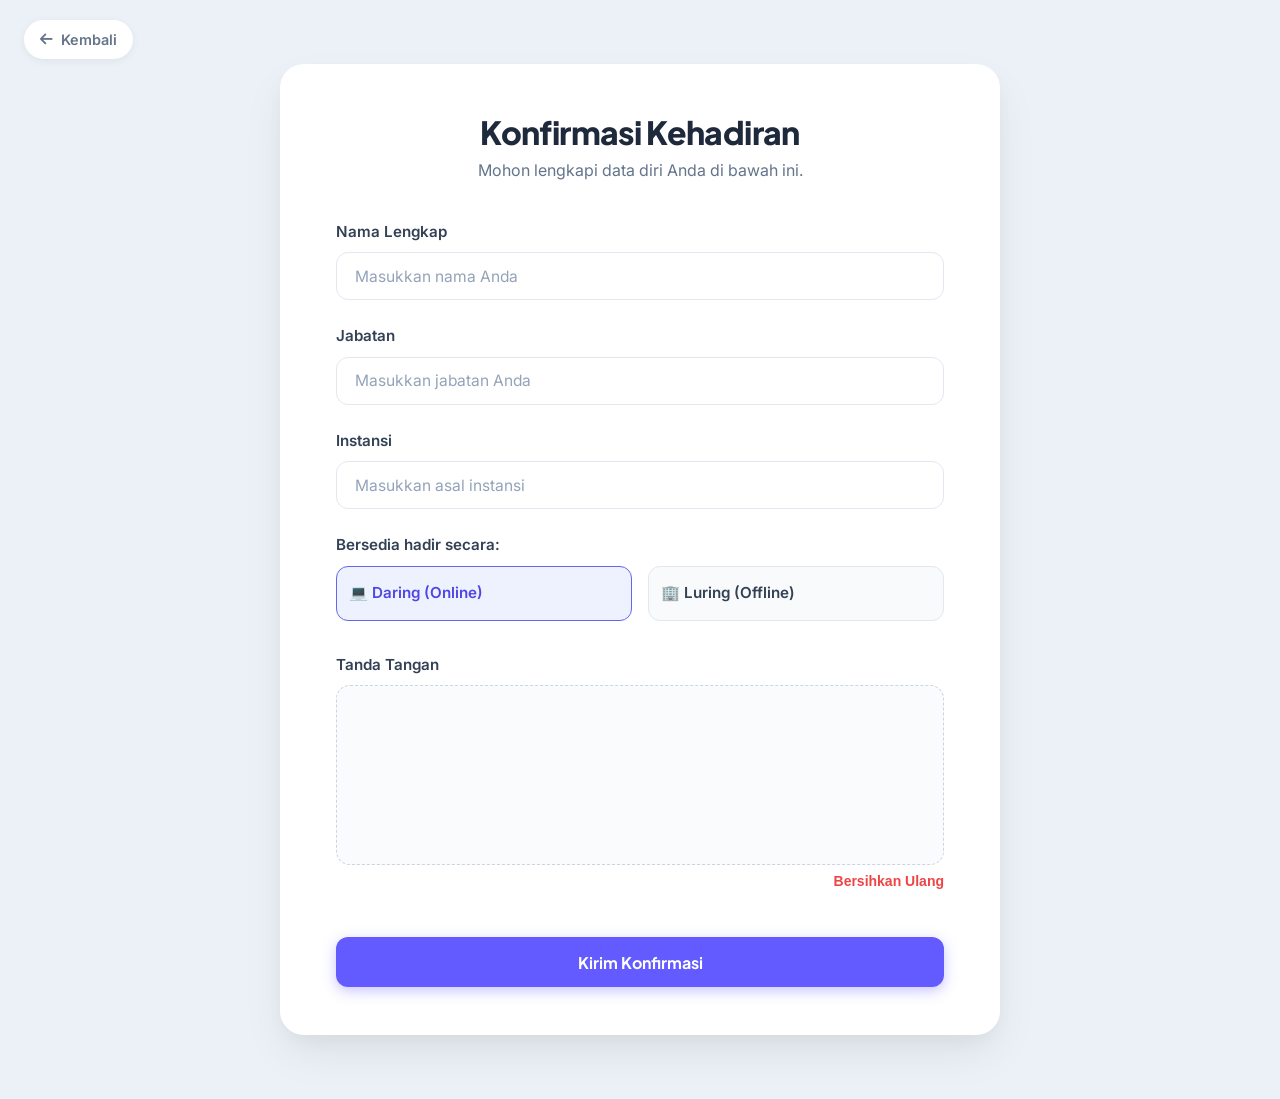
<file: forms/konfirmasi.html>
<!DOCTYPE html>
<html lang="id">

<head>
  <meta charset="UTF-8">
  <meta name="viewport" content="width=device-width, initial-scale=1.0">
  <title>Konfirmasi Kehadiran - Konsensus KKNI</title>
  <link rel="stylesheet" href="https://cdnjs.cloudflare.com/ajax/libs/font-awesome/6.4.0/css/all.min.css">
  <link rel="stylesheet" href="../css/app.css">
  <style>
    body {
      background: #EBF1F6;
      min-height: 100vh;
      display: flex;
      flex-direction: column;
      align-items: center;
      justify-content: center;
      padding: 2rem 1rem;
      font-family: var(--font-body);
      color: #334155;
    }

    .top-nav {
      position: absolute;
      top: 1.25rem;
      left: 1.5rem;
    }

    .btn-back {
      display: inline-flex;
      align-items: center;
      gap: 0.5rem;
      color: #64748B;
      font-weight: 600;
      font-size: 0.9rem;
      text-decoration: none;
      padding: 0.5rem 1rem;
      background: #FFFFFF;
      border-radius: 9999px;
      box-shadow: 0 2px 8px rgba(0, 0, 0, 0.06);
      transition: all 0.2s ease;
    }

    .btn-back:hover {
      color: #1E293B;
      transform: translateY(-1px);
      box-shadow: 0 4px 12px rgba(0, 0, 0, 0.1);
    }

    .card-konfirmasi {
      width: 100%;
      max-width: 720px;
      background: #FFFFFF;
      border-radius: 24px;
      padding: 3rem 3.5rem;
      box-shadow: 0 20px 45px -5px rgba(0, 0, 0, 0.08), 0 8px 20px -4px rgba(0, 0, 0, 0.04);
      margin: 2rem auto;
    }

    .card-header {
      text-align: center;
      margin-bottom: 2.25rem;
    }

    .card-title {
      font-family: var(--font-heading);
      font-size: 2rem;
      font-weight: 800;
      color: #1E293B;
      margin-bottom: 0.4rem;
      letter-spacing: -0.02em;
    }

    .card-subtitle {
      font-size: 1rem;
      color: #64748B;
    }

    .form-group-item {
      margin-bottom: 1.5rem;
    }

    .form-group-item label {
      display: block;
      font-size: 0.95rem;
      font-weight: 600;
      color: #334155;
      margin-bottom: 0.5rem;
    }

    .input-custom {
      width: 100%;
      padding: 0.85rem 1.1rem;
      font-family: var(--font-body);
      font-size: 0.975rem;
      color: #0F172A;
      background-color: #FFFFFF;
      border: 1px solid #E2E8F0;
      border-radius: 12px;
      outline: none;
      transition: all 0.2s ease;
    }

    .input-custom::placeholder {
      color: #94A3B8;
    }

    .input-custom:focus {
      border-color: #6366F1;
      box-shadow: 0 0 0 3px rgba(99, 102, 241, 0.15);
    }

    /* Mode Hadir Option Pills */
    .mode-options-grid {
      display: grid;
      grid-template-columns: 1fr 1fr;
      gap: 1rem;
    }

    .mode-pill-label {
      position: relative;
      display: flex;
      align-items: center;
      justify-content: center;
      gap: 0.5rem;
      padding: 0.9rem 0.75rem;
      background: #F8FAFC;
      border: 1.5px solid #E2E8F0;
      border-radius: 12px;
      cursor: pointer;
      font-size: 0.95rem;
      font-weight: 600;
      color: #475569;
      transition: all 0.2s ease;
      user-select: none;
    }

    .mode-pill-label * {
      pointer-events: none;
    }

    .mode-pill-label input[type="radio"] {
      position: absolute;
      opacity: 0;
      width: 1px;
      height: 1px;
      pointer-events: none;
    }

    .mode-pill-label:hover {
      border-color: #CBD5E1;
      background: #F1F5F9;
    }

    .mode-pill-label.active {
      background: #EEF2FF;
      border-color: #6366F1;
      color: #4F46E5;
    }

    /* Signature Box */
    .signature-box {
      border: 1.5px dashed #CBD5E1;
      border-radius: 14px;
      background: #FAFBFD;
      position: relative;
      overflow: hidden;
      height: 180px;
    }

    canvas#sigCanvas {
      display: block;
      width: 100%;
      height: 100%;
      background: transparent;
      touch-action: none;
      cursor: crosshair;
    }

    .signature-footer {
      display: flex;
      justify-content: flex-end;
      margin-top: 0.5rem;
    }

    .btn-clear-sig {
      background: none;
      border: none;
      color: #EF4444;
      font-size: 0.875rem;
      font-weight: 600;
      cursor: pointer;
      padding: 0;
      transition: color 0.15s ease;
    }

    .btn-clear-sig:hover {
      color: #DC2626;
      text-decoration: underline;
    }

    /* Submit Button */
    .btn-submit-main {
      width: 100%;
      padding: 0.9rem 1.5rem;
      background: #635BFF;
      color: #FFFFFF;
      border: none;
      border-radius: 12px;
      font-family: var(--font-heading);
      font-size: 1rem;
      font-weight: 700;
      cursor: pointer;
      margin-top: 1.5rem;
      box-shadow: 0 4px 14px rgba(99, 91, 255, 0.35);
      transition: all 0.2s ease;
    }

    .btn-submit-main:hover {
      background: #4F46E5;
      transform: translateY(-1px);
      box-shadow: 0 6px 18px rgba(99, 91, 255, 0.45);
    }

    .btn-submit-main:active {
      transform: translateY(0);
    }

    @media (max-width: 576px) {
      .card-konfirmasi {
        padding: 2rem 1.5rem;
        border-radius: 18px;
      }

      .card-title {
        font-size: 1.5rem;
      }
    }
  </style>
</head>

<body>

  <!-- Top back navigation -->
  <div class="top-nav">
    <a href="../index.html" class="btn-back">
      <i class="fa-solid fa-arrow-left"></i> Kembali
    </a>
  </div>

  <main class="card-konfirmasi">

    <!-- Card Header -->
    <div class="card-header">
      <h1 class="card-title">Konfirmasi Kehadiran</h1>
      <p class="card-subtitle">Mohon lengkapi data diri Anda di bawah ini.</p>
    </div>

    <!-- Form -->
    <form id="formKonfirmasi" novalidate>

      <!-- Nama Lengkap -->
      <div class="form-group-item">
        <label for="namaLengkap">Nama Lengkap</label>
        <input type="text" id="namaLengkap" class="input-custom" placeholder="Masukkan nama Anda" required>
      </div>

      <!-- Jabatan -->
      <div class="form-group-item">
        <label for="jabatan">Jabatan</label>
        <input type="text" id="jabatan" class="input-custom" placeholder="Masukkan jabatan Anda" required>
      </div>

      <!-- Instansi -->
      <div class="form-group-item">
        <label for="instansi">Instansi</label>
        <input type="text" id="instansi" class="input-custom" placeholder="Masukkan asal instansi" required>
      </div>

      <!-- Mode Hadir -->
      <div class="form-group-item">
        <label>Bersedia hadir secara:</label>
        <div class="mode-options-grid">
          <label class="mode-pill-label active" id="labelDaring">
            <input type="radio" name="modeHadir" value="Daring (Online)" checked>
            <span>💻 Daring (Online)</span>
          </label>
          <label class="mode-pill-label" id="labelLuring">
            <input type="radio" name="modeHadir" value="Luring (Offline)">
            <span>🏢 Luring (Offline)</span>
          </label>
        </div>
      </div>

      <!-- Tanda Tangan -->
      <div class="form-group-item">
        <label>Tanda Tangan</label>
        <div class="signature-box">
          <canvas id="sigCanvas" width="650" height="180"></canvas>
        </div>
        <div class="signature-footer">
          <button type="button" id="btnClearSig" class="btn-clear-sig">Bersihkan Ulang</button>
        </div>
      </div>

      <!-- Submit Button -->
      <button type="submit" class="btn-submit-main">Kirim Konfirmasi</button>

    </form>

    <!-- Success View -->
    <div id="suksesBox" style="display: none; text-align: center; padding: 1.5rem 0;">
      <div
        style="width: 64px; height: 64px; background: #EEF2FF; color: #635BFF; border-radius: 50%; display: flex; align-items: center; justify-content: center; font-size: 2rem; margin: 0 auto 1rem auto;">
        <i class="fa-solid fa-circle-check"></i>
      </div>
      <h2 style="font-size: 1.5rem; font-weight: 800; color: #1E293B; margin-bottom: 0.35rem;">Konfirmasi Berhasil!</h2>
      <p style="color: #64748B; font-size: 0.95rem; margin-bottom: 1.5rem;">Terima kasih. Data konfirmasi kehadiran Anda
        telah tersimpan di sistem.</p>

      <div
        style="background: #F8FAFC; border: 1px dashed #CBD5E1; border-radius: 12px; padding: 1rem 1.25rem; margin-bottom: 1.75rem; text-align: left;">
        <div style="display: flex; justify-content: space-between; font-size: 0.875rem; margin-bottom: 0.4rem;">
          <span style="color: #64748B;">No. Registrasi:</span>
          <strong style="color: #4F46E5;" id="refCode">REG-KKNI-1001</strong>
        </div>
        <div style="display: flex; justify-content: space-between; font-size: 0.875rem; margin-bottom: 0.4rem;">
          <span style="color: #64748B;">Nama:</span>
          <strong style="color: #1E293B;" id="refNama">-</strong>
        </div>
        <div style="display: flex; justify-content: space-between; font-size: 0.875rem;">
          <span style="color: #64748B;">Kehadiran:</span>
          <span style="font-weight: 600; color: #10B981;" id="refMode">Daring (Online)</span>
        </div>
      </div>

      <div style="display: flex; gap: 0.75rem; justify-content: center;">
        <a href="../index.html" class="btn-submit-main"
          style="display: inline-block; text-decoration: none; padding: 0.75rem 1.25rem; font-size: 0.9rem; margin-top: 0; width: auto;">
          <i class="fa-solid fa-house"></i> Kembali ke Beranda
        </a>
        <button type="button" onclick="location.reload();" class="btn-back"
          style="padding: 0.75rem 1.25rem; font-size: 0.9rem;">
          <i class="fa-solid fa-rotate-right"></i> Isi Lagi
        </button>
      </div>
    </div>

  </main>

  <div class="toast-container" id="toastWrap"></div>

  <script src="../js/konfirmasi.js?v=2.0"></script>
</body>

</html>
</file>
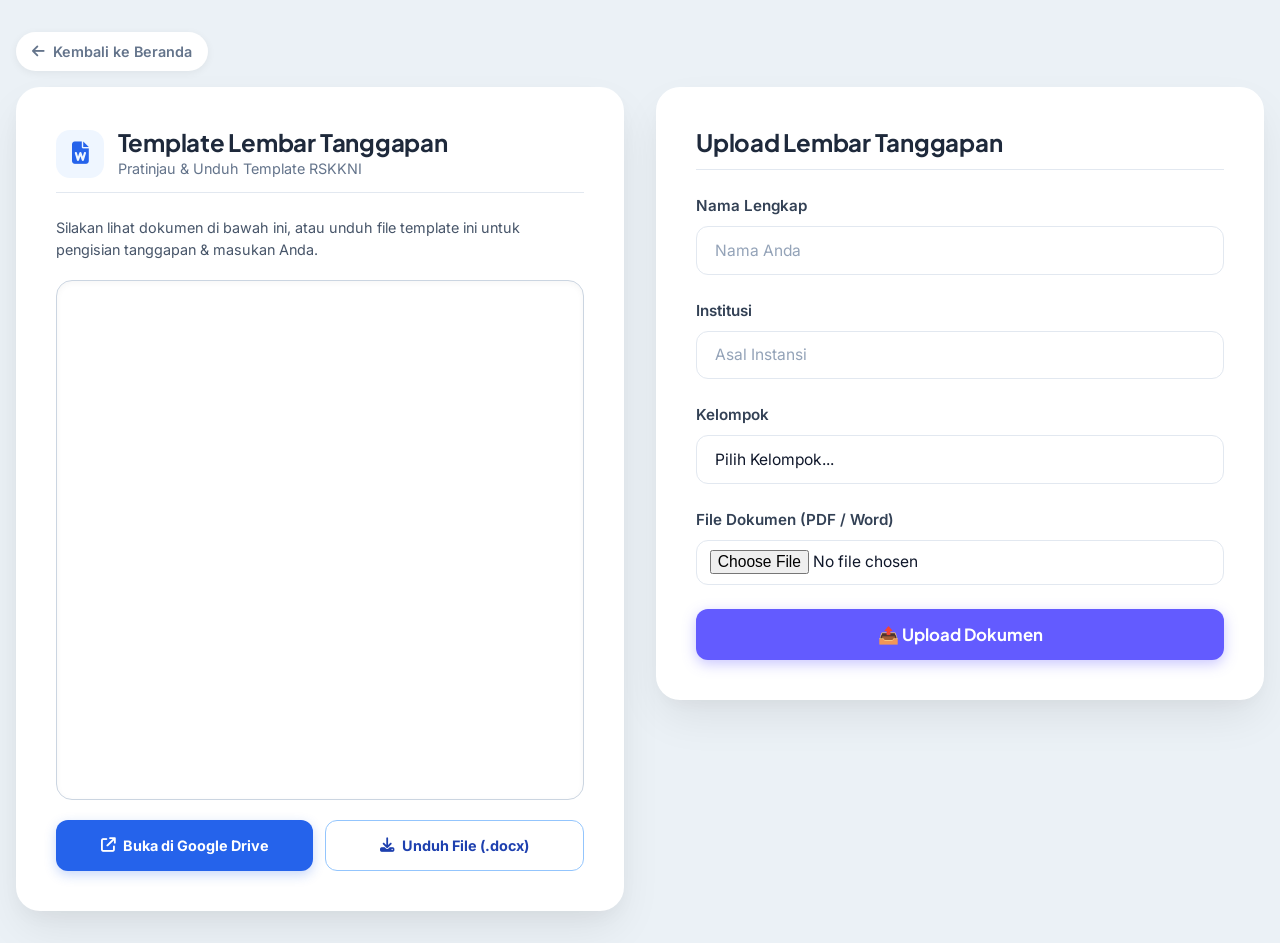
<file: forms/tanggapan.html>
<!DOCTYPE html>
<html lang="id">

<head>
  <meta charset="UTF-8">
  <meta name="viewport" content="width=device-width, initial-scale=1.0">
  <title>Form Lembar Tanggapan RSKKNI - Konsensus KKNI</title>
  <link rel="stylesheet" href="https://cdnjs.cloudflare.com/ajax/libs/font-awesome/6.4.0/css/all.min.css">
  <link rel="stylesheet" href="../css/app.css">

  <style>
    body {
      background: #EBF1F6;
      min-height: 100vh;
      display: flex;
      flex-direction: column;
      align-items: center;
      padding: 2rem 1rem;
      font-family: var(--font-body);
      color: #334155;
    }

    .top-nav {
      width: 100%;
      max-width: 1360px;
      margin-bottom: 1rem;
      display: flex;
      justify-content: flex-start;
    }

    .btn-back {
      display: inline-flex;
      align-items: center;
      gap: 0.5rem;
      color: #64748B;
      font-weight: 600;
      font-size: 0.9rem;
      text-decoration: none;
      padding: 0.5rem 1rem;
      background: #FFFFFF;
      border-radius: 9999px;
      box-shadow: 0 2px 8px rgba(0, 0, 0, 0.06);
      transition: all 0.2s ease;
    }

    .btn-back:hover {
      color: #1E293B;
      transform: translateY(-1px);
      box-shadow: 0 4px 12px rgba(0, 0, 0, 0.1);
    }

    /* 2-Column Grid Layout */
    .tanggapan-grid-container {
      width: 100%;
      max-width: 1360px;
      display: grid;
      grid-template-columns: 1fr 1fr;
      gap: 2rem;
      align-items: start;
    }

    .card-column {
      background: #FFFFFF;
      border-radius: 24px;
      padding: 2.5rem;
      box-shadow: 0 20px 45px -5px rgba(0, 0, 0, 0.08), 0 8px 20px -4px rgba(0, 0, 0, 0.04);
      box-sizing: border-box;
    }

    .card-column-header {
      margin-bottom: 1.5rem;
      padding-bottom: 0.75rem;
      border-bottom: 1px solid #E2E8F0;
    }

    .header-icon-title {
      display: flex;
      align-items: center;
      gap: 0.85rem;
    }

    .header-icon-badge {
      width: 48px;
      height: 48px;
      border-radius: 14px;
      display: flex;
      align-items: center;
      justify-content: center;
      font-size: 1.4rem;
      flex-shrink: 0;
      background: #EFF6FF;
      color: #2563EB;
    }

    .card-title {
      font-family: var(--font-heading);
      font-size: 1.5rem;
      font-weight: 700;
      color: #1E293B;
      margin: 0;
      letter-spacing: -0.01em;
    }

    .card-subtitle {
      font-size: 0.9rem;
      color: #64748B;
      margin: 0;
    }

    /* Embedded Template Frame */
    .template-intro {
      font-size: 0.9rem;
      color: #475569;
      line-height: 1.5;
      margin-bottom: 1.25rem;
    }

    .template-iframe-wrapper {
      width: 100%;
      height: 520px;
      border-radius: 16px;
      overflow: hidden;
      border: 1.5px solid #CBD5E1;
      background: #FFFFFF;
      margin-bottom: 1.25rem;
      box-shadow: inset 0 2px 6px rgba(0, 0, 0, 0.04);
    }

    .template-iframe {
      width: 100%;
      height: 100%;
      border: none;
    }

    .template-actions {
      display: flex;
      flex-wrap: wrap;
      gap: 0.75rem;
    }

    .btn-template-gdocs {
      flex: 1;
      display: inline-flex;
      align-items: center;
      justify-content: center;
      gap: 0.5rem;
      padding: 0.8rem 1.25rem;
      background: #2563EB;
      color: #FFFFFF;
      border-radius: 12px;
      font-weight: 700;
      font-size: 0.9rem;
      text-decoration: none;
      transition: all 0.2s ease;
      box-shadow: 0 4px 12px rgba(37, 99, 235, 0.25);
    }

    .btn-template-gdocs:hover {
      background: #1D4ED8;
      transform: translateY(-1px);
    }

    .btn-template-download {
      flex: 1;
      display: inline-flex;
      align-items: center;
      justify-content: center;
      gap: 0.5rem;
      padding: 0.8rem 1.25rem;
      background: #FFFFFF;
      color: #1E40AF;
      border: 1.5px solid #93C5FD;
      border-radius: 12px;
      font-weight: 700;
      font-size: 0.9rem;
      text-decoration: none;
      transition: all 0.2s ease;
    }

    .btn-template-download:hover {
      background: #F0F9FF;
      border-color: #3B82F6;
    }

    /* Form Fields */
    .form-group-item {
      margin-bottom: 1.5rem;
    }

    .form-group-item label {
      display: block;
      font-size: 0.95rem;
      font-weight: 600;
      color: #334155;
      margin-bottom: 0.5rem;
    }

    .input-custom,
    select.input-custom {
      width: 100%;
      padding: 0.85rem 1.1rem;
      font-family: var(--font-body);
      font-size: 0.975rem;
      color: #0F172A;
      background-color: #FFFFFF;
      border: 1px solid #E2E8F0;
      border-radius: 12px;
      outline: none;
      transition: all 0.2s ease;
      box-sizing: border-box;
    }

    select.input-custom {
      appearance: none;
      -webkit-appearance: none;
      background-image: url("data:image/svg+xml;charset=UTF-8,%3csvg xmlns='http://www.w3.org/2000/svg' viewBox='0 0 24 24' fill='none' stroke='%2064748B' stroke-width='2' stroke-linecap='round' stroke-linejoin='round'%3e%3cpolyline points='6 9 12 15 18 9'%3e%3c/polyline%3e%3c/svg%3e");
      background-repeat: no-repeat;
      background-position: right 1rem center;
      background-size: 1.1em;
      padding-right: 2.5rem;
      cursor: pointer;
    }

    .input-custom::placeholder {
      color: #94A3B8;
    }

    .input-custom:focus,
    select.input-custom:focus {
      border-color: #6366F1;
      box-shadow: 0 0 0 3px rgba(99, 102, 241, 0.15);
    }

    /* Submit Button */
    .btn-submit-main {
      width: 100%;
      padding: 0.95rem 1.5rem;
      background: #635BFF;
      color: #FFFFFF;
      border: none;
      border-radius: 12px;
      font-family: var(--font-heading);
      font-size: 1.05rem;
      font-weight: 700;
      cursor: pointer;
      margin-top: 1.5rem;
      box-shadow: 0 4px 14px rgba(99, 91, 255, 0.35);
      transition: all 0.2s ease;
      display: flex;
      align-items: center;
      justify-content: center;
      gap: 0.5rem;
    }

    .btn-submit-main:hover {
      background: #4F46E5;
      transform: translateY(-1px);
      box-shadow: 0 6px 18px rgba(99, 91, 255, 0.45);
    }

    .btn-submit-main:disabled {
      background: #9CA3AF;
      cursor: not-allowed;
      box-shadow: none;
      transform: none;
    }

    /* Banners */
    .message-banner {
      display: none;
      padding: 0.9rem 1.1rem;
      border-radius: 12px;
      margin-bottom: 1.25rem;
      font-weight: 600;
      font-size: 0.9rem;
      text-align: center;
    }

    .message-success {
      background: #DCFCE7;
      color: #166534;
      border: 1px solid #BBF7D0;
    }

    .message-error {
      background: #FEE2E2;
      color: #991B1B;
      border: 1px solid #FECACA;
    }

    @media (max-width: 1024px) {
      .tanggapan-grid-container {
        grid-template-columns: 1fr;
      }
    }

    @media (max-width: 576px) {
      .card-column {
        padding: 1.75rem 1.25rem;
        border-radius: 18px;
      }

      .card-title {
        font-size: 1.3rem;
      }

      .template-actions {
        flex-direction: column;
      }
    }
  </style>
</head>

<body>

  <!-- Top Navigation -->
  <div class="top-nav">
    <a href="../index.html" class="btn-back">
      <i class="fa-solid fa-arrow-left"></i> Kembali ke Beranda
    </a>
  </div>

  <!-- 2-Column Main Grid -->
  <main class="tanggapan-grid-container">

    <!-- LEFT COLUMN: TEMPLATE PREVIEW -->
    <div class="card-column">
      <div class="card-column-header">
        <div class="header-icon-title">
          <div class="header-icon-badge">
            <i class="fa-solid fa-file-word"></i>
          </div>
          <div>
            <h1 class="card-title">Template Lembar Tanggapan</h1>
            <p class="card-subtitle">Pratinjau & Unduh Template RSKKNI</p>
          </div>
        </div>
      </div>

      <p class="template-intro">
        Silakan lihat dokumen di bawah ini, atau unduh file template ini untuk pengisian tanggapan & masukan Anda.
      </p>

      <!-- Embedded Google Drive Document Preview Frame -->
      <div class="template-iframe-wrapper">
        <iframe src="https://drive.google.com/file/d/1VHmlBCZnF1pfiLx1HGHPyOgH-a5z1RbT/preview" class="template-iframe"
          allow="autoplay" loading="lazy"></iframe>
      </div>

      <!-- Template Buttons -->
      <div class="template-actions">
        <a href="https://drive.google.com/file/d/1VHmlBCZnF1pfiLx1HGHPyOgH-a5z1RbT/view?usp=sharing" target="_blank"
          class="btn-template-gdocs">
          <i class="fa-solid fa-arrow-up-right-from-square"></i> Buka di Google Drive
        </a>
        <a href="https://drive.google.com/uc?export=download&id=1VHmlBCZnF1pfiLx1HGHPyOgH-a5z1RbT" target="_blank"
          class="btn-template-download">
          <i class="fa-solid fa-download"></i> Unduh File (.docx)
        </a>
      </div>
    </div>

    <!-- RIGHT COLUMN: FORM SUBMISSION -->
    <div class="card-column">
      <div class="card-column-header">
        <h2 class="card-title">Upload Lembar Tanggapan</h2>
      </div>

      <!-- Message Banners -->
      <div id="successMessage" class="message-banner message-success">
        ✅ Dokumen tanggapan Anda telah tersimpan di sistem.
      </div>
      <div id="errorMessage" class="message-banner message-error">
        ❌ Terjadi kesalahan koneksi saat mengunggah.
      </div>

      <!-- Form Submit Tanggapan -->
      <form id="formUpload" novalidate>

        <!-- Nama Lengkap -->
        <div class="form-group-item">
          <label for="nama">Nama Lengkap</label>
          <input type="text" id="nama" name="nama" class="input-custom" placeholder="Nama Anda" required>
        </div>

        <!-- Institusi -->
        <div class="form-group-item">
          <label for="institusi">Institusi</label>
          <input type="text" id="institusi" name="institusi" class="input-custom" placeholder="Asal Instansi" required>
        </div>

        <!-- Kelompok -->
        <div class="form-group-item">
          <label for="kelompok">Kelompok</label>
          <select id="kelompok" name="kelompok" class="input-custom" required>
            <option value="" disabled selected>Pilih Kelompok...</option>
            <option value="Pengawasan/Audit Intern">Pengawasan/Audit Intern</option>
            <option value="Manajemen Risiko Sektor Publik">Manajemen Risiko Sektor Publik</option>
          </select>
        </div>

        <!-- File Dokumen (PDF / Word) -->
        <div class="form-group-item">
          <label for="fileUpload">File Dokumen (PDF / Word)</label>
          <input type="file" id="fileUpload" name="fileUpload" class="input-custom" accept=".pdf,.doc,.docx" required
            style="padding: 0.6rem 0.8rem;">
        </div>

        <!-- Submit Button -->
        <button type="submit" class="btn-submit-main" id="btnSubmit">
          📤 Upload Dokumen
        </button>

      </form>

      <!-- Success View Card -->
      <div id="suksesBox" style="display: none; text-align: center; padding: 1.5rem 0;">
        <div
          style="width: 64px; height: 64px; background: #EEF2FF; color: #635BFF; border-radius: 50%; display: flex; align-items: center; justify-content: center; font-size: 2rem; margin: 0 auto 1rem auto;">
          <i class="fa-solid fa-circle-check"></i>
        </div>
        <h3 style="font-size: 1.4rem; font-weight: 800; color: #1E293B; margin-bottom: 0.35rem;">Upload Berhasil!</h3>
        <p style="color: #64748B; font-size: 0.9rem; margin-bottom: 1.5rem;">Terima kasih. Dokumen tanggapan Anda telah
          tersimpan di sistem.</p>

        <div
          style="background: #F8FAFC; border: 1px dashed #CBD5E1; border-radius: 12px; padding: 1rem 1.25rem; margin-bottom: 1.75rem; text-align: left;">
          <div style="display: flex; justify-content: space-between; font-size: 0.85rem; margin-bottom: 0.4rem;">
            <span style="color: #64748B;">Nama:</span>
            <strong style="color: #1E293B;" id="refNama">-</strong>
          </div>
          <div style="display: flex; justify-content: space-between; font-size: 0.85rem; margin-bottom: 0.4rem;">
            <span style="color: #64748B;">Institusi:</span>
            <span style="font-weight: 600; color: #4F46E5;" id="refInstitusi">-</span>
          </div>
          <div style="display: flex; justify-content: space-between; font-size: 0.85rem;">
            <span style="color: #64748B;">Kelompok:</span>
            <span style="font-weight: 600; color: #10B981;" id="refKelompok">-</span>
          </div>
        </div>

        <div style="display: flex; gap: 0.75rem; justify-content: center;">
          <a href="../index.html" class="btn-submit-main"
            style="display: inline-block; text-decoration: none; padding: 0.75rem 1.25rem; font-size: 0.9rem; margin-top: 0; width: auto;">
            <i class="fa-solid fa-house"></i> Kembali ke Beranda
          </a>
          <button type="button" onclick="location.reload();" class="btn-back"
            style="padding: 0.75rem 1.25rem; font-size: 0.9rem;">
            <i class="fa-solid fa-rotate-right"></i> Upload Dokumen Lain
          </button>
        </div>
      </div>

    </div>

  </main>

  <div class="toast-container" id="toastWrap"></div>

  <script src="../js/tanggapan.js?v=7.0"></script>
</body>

</html>
</file>
<file: css/app.css>
/* ==========================================================================
   PORTAL KONSENSUS KKNI - MAIN DESIGN SYSTEM (css/app.css)
   ========================================================================== */

@import url('https://fonts.googleapis.com/css2?family=Plus+Jakarta+Sans:wght@300;400;500;600;700;800&family=Inter:wght@400;500;600;700&display=swap');

:root {
  /* Brand Colors */
  --primary-900: #0F172A;
  --primary-800: #0F2C59;
  --primary-700: #1E3E62;
  --primary-600: #2563EB;
  --primary-500: #3B82F6;
  --primary-100: #EFF6FF;
  --primary-50: #F8FAFC;

  /* Accent & Status Colors */
  --accent-gold: #F59E0B;
  --accent-amber-dark: #D97706;
  --accent-gold-light: #FEF3C7;
  
  --success: #10B981;
  --success-light: #D1FAE5;
  --warning: #F59E0B;
  --warning-light: #FEF3C7;
  --danger: #EF4444;
  --danger-light: #FEE2E2;
  --info: #06B6D4;
  --info-light: #CFFAFE;

  /* Neutral Tones */
  --slate-900: #0F172A;
  --slate-800: #1E293B;
  --slate-700: #334155;
  --slate-600: #475569;
  --slate-500: #64748B;
  --slate-400: #94A3B8;
  --slate-300: #CBD5E1;
  --slate-200: #E2E8F0;
  --slate-100: #F1F5F9;
  --slate-50:  #F8FAFC;
  --white:      #FFFFFF;

  /* Elevational Shadows & Glassmorphism */
  --shadow-xs: 0 1px 2px rgba(15, 23, 42, 0.05);
  --shadow-sm: 0 2px 4px rgba(15, 23, 42, 0.06), 0 1px 2px rgba(15, 23, 42, 0.04);
  --shadow-md: 0 4px 12px rgba(15, 23, 42, 0.08), 0 2px 4px rgba(15, 23, 42, 0.04);
  --shadow-lg: 0 10px 25px -5px rgba(15, 23, 42, 0.1), 0 8px 10px -6px rgba(15, 23, 42, 0.05);
  --shadow-xl: 0 20px 35px -10px rgba(15, 23, 42, 0.15), 0 10px 15px -5px rgba(15, 23, 42, 0.07);
  --glass-bg: rgba(255, 255, 255, 0.85);
  --glass-border: rgba(255, 255, 255, 0.2);

  /* Typography & Layout Radius */
  --font-heading: 'Plus Jakarta Sans', -apple-system, BlinkMacSystemFont, sans-serif;
  --font-body: 'Inter', -apple-system, BlinkMacSystemFont, sans-serif;
  --radius-sm: 6px;
  --radius-md: 10px;
  --radius-lg: 16px;
  --radius-xl: 24px;

  --transition-fast: 0.15s ease;
  --transition-normal: 0.25s ease;
}

/* Reset & Base Settings */
*, *::before, *::after {
  box-sizing: border-box;
  margin: 0;
  padding: 0;
}

html {
  scroll-behavior: smooth;
  font-size: 16px;
}

body {
  font-family: var(--font-body);
  background-color: var(--slate-50);
  color: var(--slate-800);
  line-height: 1.6;
  -webkit-font-smoothing: antialiased;
}

/* Typography Helpers */
h1, h2, h3, h4, h5, h6 {
  font-family: var(--font-heading);
  color: var(--slate-900);
  font-weight: 700;
  line-height: 1.25;
}

a {
  color: var(--primary-600);
  text-decoration: none;
  transition: color var(--transition-fast);
}

a:hover {
  color: var(--primary-800);
}

/* Container Structure */
.container {
  width: 100%;
  max-width: 1240px;
  margin: 0 auto;
  padding: 0 1.5rem;
}

.container-sm {
  max-width: 860px;
}

/* Header & Navbar Navigation */
.navbar {
  position: sticky;
  top: 0;
  z-index: 100;
  background: var(--glass-bg);
  backdrop-filter: blur(12px);
  -webkit-backdrop-filter: blur(12px);
  border-bottom: 1px solid var(--slate-200);
  padding: 0.85rem 0;
  transition: all var(--transition-normal);
}

.navbar-inner {
  display: flex;
  align-items: center;
  justify-content: space-between;
}

.brand-logo {
  display: flex;
  align-items: center;
  gap: 0.85rem;
}

.brand-icon {
  width: 44px;
  height: 44px;
  background: linear-gradient(135deg, var(--primary-800), var(--primary-600));
  color: var(--white);
  border-radius: var(--radius-md);
  display: flex;
  align-items: center;
  justify-content: center;
  font-size: 1.35rem;
  box-shadow: 0 4px 10px rgba(15, 44, 89, 0.25);
}

.brand-text h1 {
  font-size: 1.15rem;
  font-weight: 800;
  color: var(--primary-800);
  letter-spacing: -0.02em;
}

.brand-text span {
  font-size: 0.75rem;
  color: var(--slate-500);
  font-weight: 500;
  display: block;
}

.nav-menu {
  display: flex;
  align-items: center;
  gap: 1.5rem;
  list-style: none;
}

.nav-link {
  font-family: var(--font-heading);
  font-size: 0.9rem;
  font-weight: 600;
  color: var(--slate-700);
  padding: 0.5rem 0.75rem;
  border-radius: var(--radius-sm);
  transition: all var(--transition-fast);
}

.nav-link:hover, .nav-link.active {
  color: var(--primary-600);
  background-color: var(--primary-100);
}

.nav-actions {
  display: flex;
  align-items: center;
  gap: 1rem;
}

/* Badges & Status Indicators */
.badge {
  display: inline-flex;
  align-items: center;
  gap: 0.4rem;
  padding: 0.35rem 0.75rem;
  border-radius: 9999px;
  font-size: 0.78rem;
  font-weight: 600;
  line-height: 1;
}

.badge-live {
  background-color: #DEF7EC;
  color: #03543F;
}

.badge-pulse {
  width: 8px;
  height: 8px;
  background-color: var(--success);
  border-radius: 50%;
  animation: pulse-dot 1.8s infinite;
}

@keyframes pulse-dot {
  0% { transform: scale(0.95); box-shadow: 0 0 0 0 rgba(16, 185, 129, 0.7); }
  70% { transform: scale(1); box-shadow: 0 0 0 8px rgba(16, 185, 129, 0); }
  100% { transform: scale(0.95); box-shadow: 0 0 0 0 rgba(16, 185, 129, 0); }
}

.badge-primary { background: var(--primary-100); color: var(--primary-700); }
.badge-warning { background: var(--warning-light); color: var(--accent-amber-dark); }
.badge-success { background: var(--success-light); color: #065F46; }
.badge-secondary { background: var(--slate-100); color: var(--slate-700); }

/* Buttons */
.btn {
  display: inline-flex;
  align-items: center;
  justify-content: center;
  gap: 0.5rem;
  padding: 0.65rem 1.25rem;
  border-radius: var(--radius-md);
  font-family: var(--font-heading);
  font-size: 0.9rem;
  font-weight: 600;
  cursor: pointer;
  border: 1px solid transparent;
  transition: all var(--transition-fast);
  text-decoration: none;
  line-height: 1.4;
}

.btn-primary {
  background: linear-gradient(135deg, var(--primary-800), var(--primary-600));
  color: var(--white);
  box-shadow: 0 4px 12px rgba(37, 99, 235, 0.25);
}

.btn-primary:hover {
  background: linear-gradient(135deg, var(--primary-900), var(--primary-700));
  box-shadow: 0 6px 16px rgba(37, 99, 235, 0.35);
  color: var(--white);
  transform: translateY(-1px);
}

.btn-secondary {
  background-color: var(--white);
  color: var(--slate-700);
  border-color: var(--slate-300);
  box-shadow: var(--shadow-xs);
}

.btn-secondary:hover {
  background-color: var(--slate-50);
  border-color: var(--slate-400);
  color: var(--slate-900);
  transform: translateY(-1px);
}

.btn-accent {
  background: linear-gradient(135deg, var(--accent-amber-dark), var(--accent-gold));
  color: var(--white);
  box-shadow: 0 4px 12px rgba(217, 119, 6, 0.25);
}

.btn-accent:hover {
  background: linear-gradient(135deg, #B45309, var(--accent-amber-dark));
  color: var(--white);
  transform: translateY(-1px);
}

.btn-outline-primary {
  background-color: transparent;
  color: var(--primary-600);
  border-color: var(--primary-500);
}

.btn-outline-primary:hover {
  background-color: var(--primary-100);
  color: var(--primary-800);
}

.btn-sm {
  padding: 0.45rem 0.85rem;
  font-size: 0.825rem;
  border-radius: var(--radius-sm);
}

.btn-lg {
  padding: 0.85rem 1.75rem;
  font-size: 1rem;
  border-radius: var(--radius-md);
}

.btn-block {
  width: 100%;
}

/* Hero Section */
.hero {
  position: relative;
  background: linear-gradient(135deg, #0F172A 0%, #0F2C59 60%, #1E3E62 100%);
  color: var(--white);
  padding: 4rem 0 5rem 0;
  overflow: hidden;
}

.hero::before {
  content: '';
  position: absolute;
  top: -20%;
  right: -10%;
  width: 600px;
  height: 600px;
  background: radial-gradient(circle, rgba(59, 130, 246, 0.15) 0%, rgba(0, 0, 0, 0) 70%);
  pointer-events: none;
}

.hero-grid {
  display: grid;
  grid-template-columns: 1.2fr 0.8fr;
  gap: 3rem;
  align-items: center;
}

.hero-tag {
  display: inline-flex;
  align-items: center;
  gap: 0.5rem;
  background: rgba(255, 255, 255, 0.1);
  backdrop-filter: blur(10px);
  border: 1px solid rgba(255, 255, 255, 0.15);
  padding: 0.4rem 1rem;
  border-radius: 9999px;
  font-size: 0.85rem;
  font-weight: 600;
  color: var(--accent-gold);
  margin-bottom: 1.25rem;
}

.hero-title {
  font-size: 2.5rem;
  font-weight: 800;
  color: var(--white);
  line-height: 1.25;
  margin-bottom: 1rem;
  letter-spacing: -0.02em;
}

.hero-title span {
  color: var(--accent-gold);
  background: linear-gradient(135deg, #FBBF24, #F59E0B);
  -webkit-background-clip: text;
  -webkit-text-fill-color: transparent;
}

.hero-desc {
  font-size: 1.05rem;
  color: var(--slate-300);
  margin-bottom: 2rem;
  max-width: 600px;
  line-height: 1.7;
}

.hero-meta {
  display: grid;
  grid-template-columns: repeat(3, 1fr);
  gap: 1rem;
  margin-bottom: 2rem;
  background: rgba(255, 255, 255, 0.05);
  padding: 1.25rem;
  border-radius: var(--radius-lg);
  border: 1px solid rgba(255, 255, 255, 0.08);
}

.meta-item {
  display: flex;
  align-items: center;
  gap: 0.75rem;
}

.meta-icon {
  width: 40px;
  height: 40px;
  border-radius: var(--radius-md);
  background: rgba(255, 255, 255, 0.1);
  color: var(--accent-gold);
  display: flex;
  align-items: center;
  justify-content: center;
  font-size: 1.1rem;
}

.meta-info h5 {
  color: var(--slate-400);
  font-size: 0.75rem;
  text-transform: uppercase;
  letter-spacing: 0.05em;
  font-weight: 600;
}

.meta-info p {
  color: var(--white);
  font-size: 0.9rem;
  font-weight: 600;
}

.hero-cta {
  display: flex;
  gap: 1rem;
  flex-wrap: wrap;
}

/* Stat Card Widget on Hero */
.hero-card {
  background: rgba(255, 255, 255, 0.07);
  backdrop-filter: blur(16px);
  border: 1px solid rgba(255, 255, 255, 0.12);
  border-radius: var(--radius-xl);
  padding: 2rem;
  box-shadow: var(--shadow-xl);
}

.hero-card-header {
  border-bottom: 1px solid rgba(255, 255, 255, 0.1);
  padding-bottom: 1rem;
  margin-bottom: 1.5rem;
  display: flex;
  align-items: center;
  justify-content: space-between;
}

.hero-card-header h3 {
  color: var(--white);
  font-size: 1.1rem;
  font-weight: 700;
}

.stat-grid {
  display: grid;
  grid-template-columns: 1fr 1fr;
  gap: 1rem;
  margin-bottom: 1.5rem;
}

.stat-box {
  background: rgba(15, 23, 42, 0.4);
  border: 1px solid rgba(255, 255, 255, 0.05);
  border-radius: var(--radius-md);
  padding: 1rem;
  text-align: center;
}

.stat-box .number {
  font-size: 1.75rem;
  font-weight: 800;
  color: var(--accent-gold);
  font-family: var(--font-heading);
}

.stat-box .label {
  font-size: 0.78rem;
  color: var(--slate-300);
}

.progress-bar-wrap {
  margin-top: 1rem;
}

.progress-info {
  display: flex;
  justify-content: space-between;
  font-size: 0.8rem;
  color: var(--slate-300);
  margin-bottom: 0.5rem;
}

.progress-bg {
  height: 8px;
  background: rgba(255, 255, 255, 0.1);
  border-radius: 9999px;
  overflow: hidden;
}

.progress-fill {
  height: 100%;
  background: linear-gradient(90deg, var(--accent-amber-dark), var(--accent-gold));
  border-radius: 9999px;
  transition: width 1s ease-in-out;
}

/* Forms Grid Section */
.section {
  padding: 4.5rem 0;
}

.section-header {
  text-align: center;
  max-width: 700px;
  margin: 0 auto 3rem auto;
}

.section-tag {
  font-size: 0.85rem;
  font-weight: 700;
  text-transform: uppercase;
  letter-spacing: 0.08em;
  color: var(--primary-600);
  margin-bottom: 0.5rem;
  display: block;
}

.section-title {
  font-size: 2rem;
  font-weight: 800;
  color: var(--slate-900);
  margin-bottom: 0.75rem;
  letter-spacing: -0.02em;
}

.section-desc {
  font-size: 1rem;
  color: var(--slate-600);
}

.forms-grid {
  display: grid;
  grid-template-columns: repeat(auto-fit, minmax(340px, 1fr));
  gap: 1.75rem;
}

.form-card {
  background: var(--white);
  border-radius: var(--radius-lg);
  border: 1px solid var(--slate-200);
  padding: 1.75rem;
  box-shadow: var(--shadow-sm);
  transition: all var(--transition-normal);
  display: flex;
  flex-direction: column;
  justify-content: space-between;
  position: relative;
  overflow: hidden;
}

.form-card::before {
  content: '';
  position: absolute;
  top: 0;
  left: 0;
  width: 100%;
  height: 4px;
  background: linear-gradient(90deg, var(--primary-800), var(--primary-500));
  opacity: 0;
  transition: opacity var(--transition-normal);
}

.form-card:hover {
  transform: translateY(-6px);
  box-shadow: var(--shadow-xl);
  border-color: var(--primary-500);
}

.form-card:hover::before {
  opacity: 1;
}

.form-card-top {
  margin-bottom: 1.5rem;
}

.form-card-header {
  display: flex;
  align-items: flex-start;
  justify-content: space-between;
  margin-bottom: 1rem;
}

.form-icon-wrap {
  width: 52px;
  height: 52px;
  border-radius: var(--radius-md);
  display: flex;
  align-items: center;
  justify-content: center;
  font-size: 1.5rem;
  margin-bottom: 1rem;
}

.icon-blue { background: var(--primary-100); color: var(--primary-600); }
.icon-emerald { background: var(--success-light); color: var(--success); }
.icon-amber { background: var(--warning-light); color: var(--accent-amber-dark); }
.icon-purple { background: #F3E8FF; color: #9333EA; }
.icon-cyan { background: var(--info-light); color: var(--info); }

.form-card-title {
  font-size: 1.25rem;
  font-weight: 700;
  color: var(--slate-900);
  margin-bottom: 0.5rem;
}

.form-card-desc {
  font-size: 0.9rem;
  color: var(--slate-600);
  line-height: 1.55;
}

.form-card-meta {
  display: flex;
  align-items: center;
  gap: 1.25rem;
  font-size: 0.8rem;
  color: var(--slate-500);
  padding: 0.85rem 0;
  border-top: 1px dashed var(--slate-200);
  margin-bottom: 1.25rem;
}

.form-card-meta span {
  display: flex;
  align-items: center;
  gap: 0.35rem;
}

.form-card-actions {
  display: flex;
  gap: 0.75rem;
}

/* Timeline & Agenda Section */
.bg-light {
  background-color: var(--slate-100);
}

.agenda-timeline {
  position: relative;
  max-width: 800px;
  margin: 0 auto;
}

.agenda-timeline::before {
  content: '';
  position: absolute;
  left: 24px;
  top: 0;
  bottom: 0;
  width: 3px;
  background: var(--slate-300);
}

.timeline-item {
  position: relative;
  padding-left: 60px;
  margin-bottom: 2rem;
}

.timeline-dot {
  position: absolute;
  left: 12px;
  top: 4px;
  width: 26px;
  height: 26px;
  border-radius: 50%;
  background: var(--primary-600);
  color: var(--white);
  display: flex;
  align-items: center;
  justify-content: center;
  font-size: 0.75rem;
  border: 4px solid var(--slate-100);
  box-shadow: 0 0 0 2px var(--primary-600);
}

.timeline-content {
  background: var(--white);
  border-radius: var(--radius-md);
  padding: 1.25rem 1.5rem;
  border: 1px solid var(--slate-200);
  box-shadow: var(--shadow-xs);
}

.timeline-time {
  font-size: 0.825rem;
  font-weight: 700;
  color: var(--primary-600);
  margin-bottom: 0.25rem;
}

.timeline-title {
  font-size: 1.05rem;
  font-weight: 700;
  color: var(--slate-900);
  margin-bottom: 0.35rem;
}

.timeline-desc {
  font-size: 0.875rem;
  color: var(--slate-600);
}

/* Forms Specific Styles */
.form-page-header {
  background: linear-gradient(135deg, var(--primary-900), var(--primary-800));
  color: var(--white);
  padding: 3rem 0;
  margin-bottom: 2.5rem;
}

.breadcrumb {
  display: flex;
  align-items: center;
  gap: 0.5rem;
  font-size: 0.85rem;
  color: var(--slate-300);
  margin-bottom: 1rem;
}

.breadcrumb a {
  color: var(--slate-300);
}

.breadcrumb a:hover {
  color: var(--white);
}

.form-box {
  background: var(--white);
  border-radius: var(--radius-xl);
  border: 1px solid var(--slate-200);
  padding: 2.5rem;
  box-shadow: var(--shadow-md);
  margin-bottom: 3rem;
}

.form-section-title {
  font-size: 1.15rem;
  font-weight: 700;
  color: var(--primary-800);
  padding-bottom: 0.75rem;
  border-bottom: 2px solid var(--primary-100);
  margin-bottom: 1.5rem;
  display: flex;
  align-items: center;
  gap: 0.6rem;
}

.form-group {
  margin-bottom: 1.5rem;
}

.form-row {
  display: grid;
  grid-template-columns: repeat(auto-fit, minmax(260px, 1fr));
  gap: 1.25rem;
}

.form-label {
  display: block;
  font-size: 0.875rem;
  font-weight: 600;
  color: var(--slate-800);
  margin-bottom: 0.4rem;
}

.form-label .required {
  color: var(--danger);
  margin-left: 0.2rem;
}

.form-control {
  width: 100%;
  padding: 0.65rem 0.9rem;
  font-family: var(--font-body);
  font-size: 0.925rem;
  color: var(--slate-900);
  background-color: var(--white);
  border: 1px solid var(--slate-300);
  border-radius: var(--radius-md);
  transition: all var(--transition-fast);
}

.form-control:focus {
  outline: none;
  border-color: var(--primary-500);
  box-shadow: 0 0 0 3px rgba(37, 99, 235, 0.15);
}

textarea.form-control {
  resize: vertical;
  min-height: 110px;
}

.form-hint {
  font-size: 0.78rem;
  color: var(--slate-500);
  margin-top: 0.35rem;
}

/* Radio & Checkbox Cards */
.option-cards-grid {
  display: grid;
  grid-template-columns: repeat(auto-fit, minmax(200px, 1fr));
  gap: 1rem;
}

.option-card-label {
  position: relative;
  display: flex;
  flex-direction: column;
  padding: 1rem;
  background: var(--white);
  border: 2px solid var(--slate-200);
  border-radius: var(--radius-md);
  cursor: pointer;
  transition: all var(--transition-fast);
}

.option-card-label:hover {
  border-color: var(--slate-400);
  background: var(--slate-50);
}

.option-card-label input[type="radio"],
.option-card-label input[type="checkbox"] {
  position: absolute;
  top: 1rem;
  right: 1rem;
  width: 18px;
  height: 18px;
  accent-color: var(--primary-600);
}

.option-card-label input:checked ~ .option-content {
  color: var(--primary-800);
}

.option-card-label input:checked + .option-border {
  position: absolute;
  inset: -2px;
  border: 2px solid var(--primary-600);
  border-radius: var(--radius-md);
  pointer-events: none;
}

.option-title {
  font-weight: 700;
  font-size: 0.95rem;
  margin-bottom: 0.25rem;
}

.option-desc {
  font-size: 0.8rem;
  color: var(--slate-500);
}

/* Signature Pad Canvas */
.signature-wrap {
  border: 2px dashed var(--slate-300);
  border-radius: var(--radius-md);
  background: var(--slate-50);
  padding: 1rem;
  text-align: center;
}

canvas#signatureCanvas {
  background: var(--white);
  border: 1px solid var(--slate-200);
  border-radius: var(--radius-sm);
  touch-action: none;
  cursor: crosshair;
  width: 100%;
  max-width: 500px;
  height: 180px;
}

.signature-actions {
  display: flex;
  justify-content: center;
  gap: 0.5rem;
  margin-top: 0.75rem;
}

/* Toast Notifications & Modal */
.toast-container {
  position: fixed;
  bottom: 1.5rem;
  right: 1.5rem;
  z-index: 1000;
  display: flex;
  flex-direction: column;
  gap: 0.75rem;
}

.toast {
  display: flex;
  align-items: center;
  gap: 0.75rem;
  background: var(--slate-900);
  color: var(--white);
  padding: 0.85rem 1.25rem;
  border-radius: var(--radius-md);
  box-shadow: var(--shadow-xl);
  font-size: 0.9rem;
  animation: slide-up 0.3s ease;
  min-width: 280px;
}

.toast-success { background: #064E3B; border-left: 4px solid var(--success); }
.toast-error { background: #7F1D1D; border-left: 4px solid var(--danger); }

@keyframes slide-up {
  from { opacity: 0; transform: translateY(20px); }
  to { opacity: 1; transform: translateY(0); }
}

/* Footer */
.footer {
  background: var(--slate-900);
  color: var(--slate-400);
  padding: 3.5rem 0 1.5rem 0;
  border-top: 1px solid var(--slate-800);
}

.footer-grid {
  display: grid;
  grid-template-columns: 2fr repeat(3, 1fr);
  gap: 2.5rem;
  margin-bottom: 3rem;
}

.footer-brand h3 {
  color: var(--white);
  font-size: 1.2rem;
  margin-bottom: 0.75rem;
}

.footer-brand p {
  font-size: 0.875rem;
  line-height: 1.6;
}

.footer-col h4 {
  color: var(--white);
  font-size: 0.95rem;
  margin-bottom: 1.25rem;
}

.footer-links {
  list-style: none;
}

.footer-links li {
  margin-bottom: 0.6rem;
}

.footer-links a {
  color: var(--slate-400);
  font-size: 0.875rem;
}

.footer-links a:hover {
  color: var(--white);
}

.footer-bottom {
  text-align: center;
  padding-top: 1.5rem;
  border-top: 1px solid var(--slate-800);
  font-size: 0.825rem;
}

/* Responsive Rules */
@media (max-width: 992px) {
  .hero-grid { grid-template-columns: 1fr; }
  .footer-grid { grid-template-columns: 1fr 1fr; }
  .hero-title { font-size: 2.1rem; }
}

@media (max-width: 768px) {
  .nav-menu { display: none; }
  .forms-grid { grid-template-columns: 1fr; }
  .footer-grid { grid-template-columns: 1fr; }
  .hero-meta { grid-template-columns: 1fr; }
  .form-box { padding: 1.5rem; }
}
</file>
